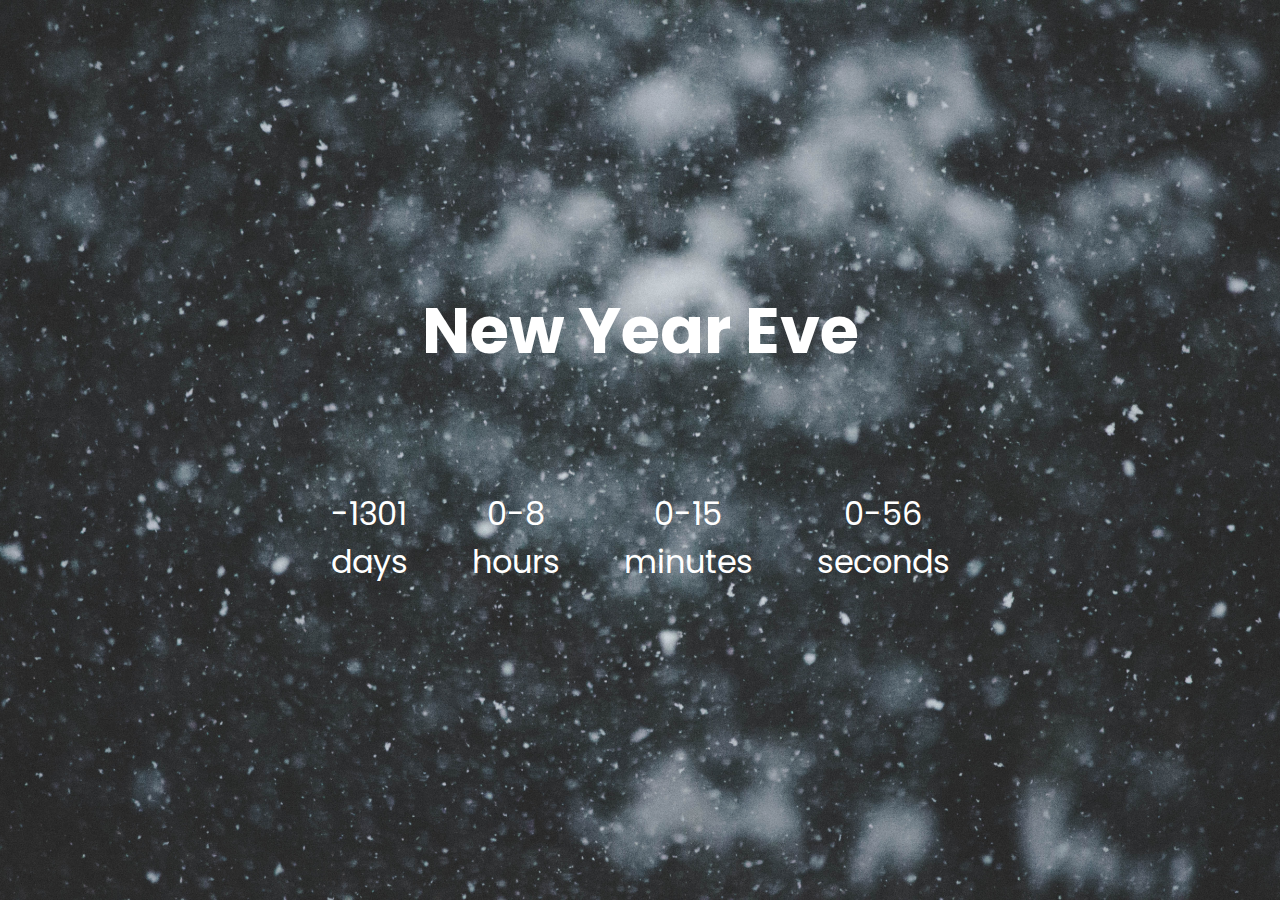
<file: CounterDownTimer/index.html>
<!DOCTYPE html>
<html lang="en">
  <head>
    <meta charset="UTF-8" />
    <meta http-equiv="X-UA-Compatible" content="IE=edge" />
    <meta name="viewport" content="width=device-width, initial-scale=1.0" />
    <title>Countdown Timer</title>
    <link rel="stylesheet" href="style.css" />
  </head>
  <body>
    <h1>New Year Eve</h1>
    <div class="container-counterdown">
      <div class="counterdown-box">
        <p id="days">0</p>
        <span>days</span>
      </div>
      <div class="counterdown-box">
        <p id="hours">0</p>
        <span>hours</span>
      </div>
      <div class="counterdown-box">
        <p id="minutes">0</p>
        <span>minutes</span>
      </div>
      <div class="counterdown-box">
        <p id="seconds">0</p>
        <span>seconds</span>
      </div>
    </div>
    <script src="script.js"></script>
  </body>
</html>
</file>
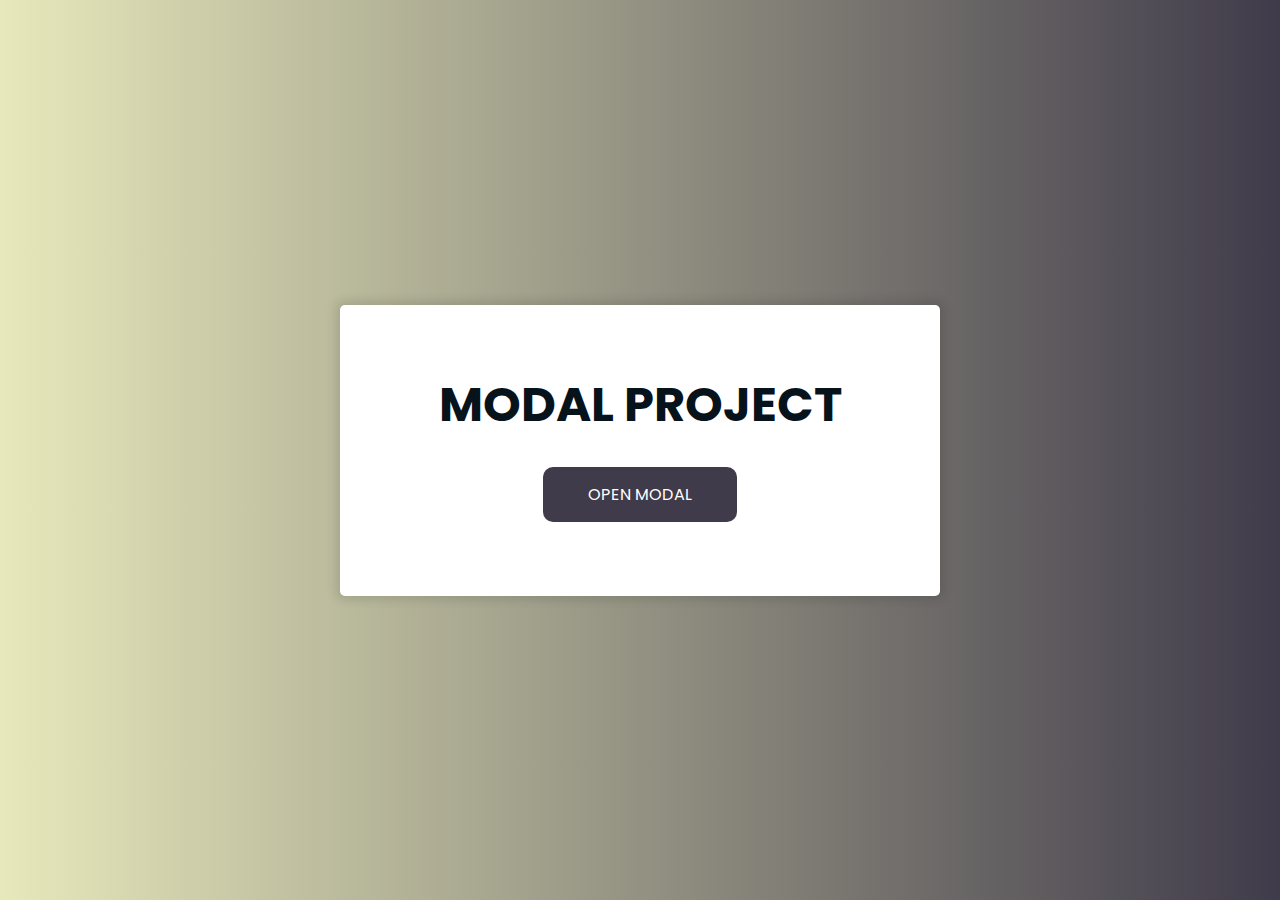
<file: Modal/index.html>
<!DOCTYPE html>
<html lang="en">
  <head>
    <meta charset="UTF-8" />
    <meta http-equiv="X-UA-Compatible" content="IE=edge" />
    <meta name="viewport" content="width=device-width, initial-scale=1.0" />
    <title>Modal</title>
    <link rel="stylesheet" href="style.css" />
  </head>
  <body>
    <!-- Modal -->
    <div class="modal">
      <h1 class="modal-title">Modal</h1>
      <button class="modal-btn" onclick="closeModal()">
        <div class="modal-btn__line"></div>
        <div class="modal-btn__line"></div>
      </button>
    </div>
    <!-- Trigger / Content box -->
    <div class="box">
      <h1 class="box-title">Modal project</h1>
      <button class="box-btn" onclick="openModal()">Open modal</button>
    </div>

    <script src="script.js"></script>
  </body>
</html>
</file>
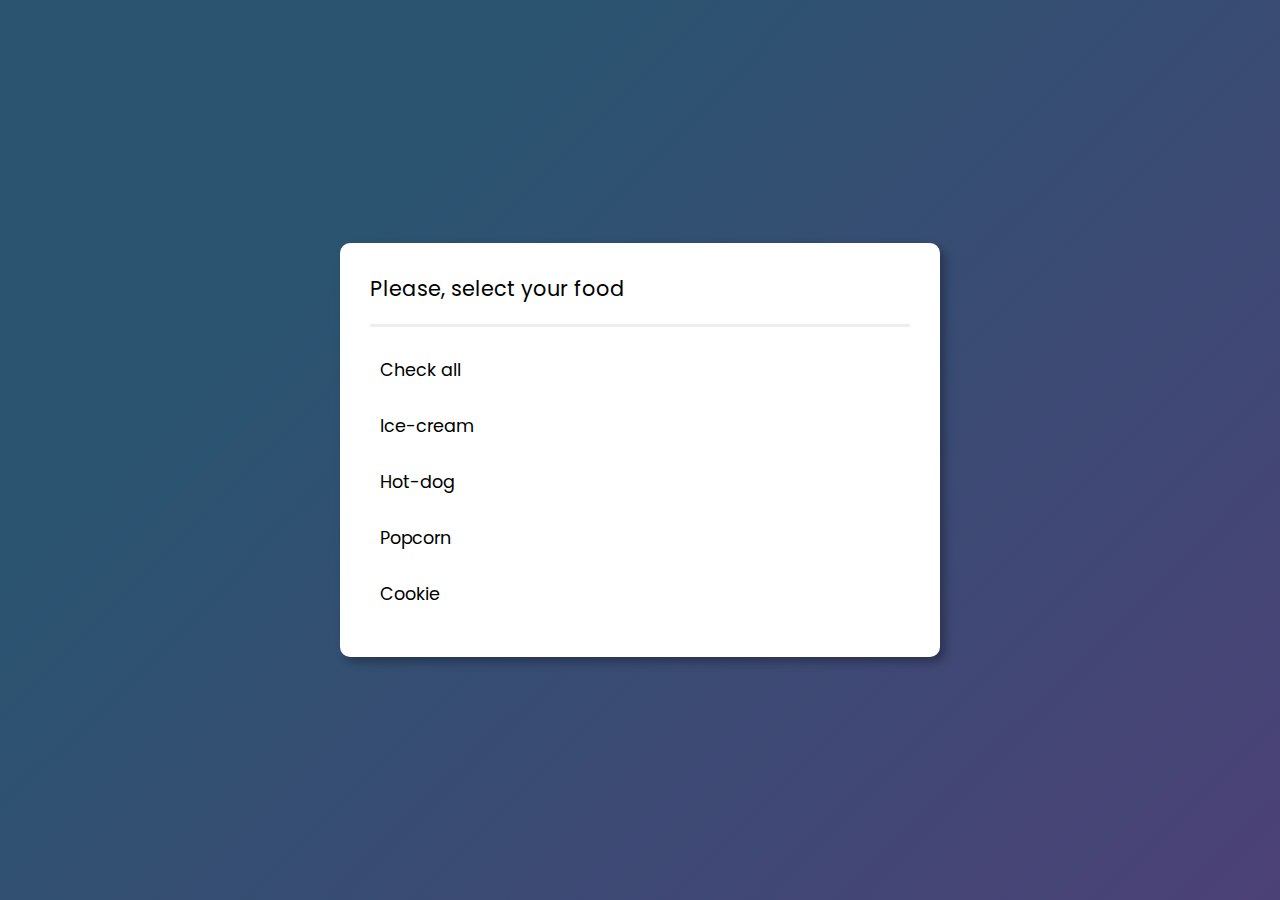
<file: MultiSelect/index.html>
<!DOCTYPE html>
<html lang="en">
  <head>
    <meta charset="UTF-8" />
    <meta http-equiv="X-UA-Compatible" content="IE=edge" />
    <meta name="viewport" content="width=device-width, initial-scale=1.0" />
    <title>MultiSelect</title>
    <link rel="stylesheet" href="style.css" />
  </head>
  <body>
    <div class="container-select">
      <p class="selection">Please, select your food</p>
      <ul>
        <li>
          <input type="checkbox" id="check-all" class="food" />
          <label for="check-all">Check all</label>
        </li>
        <li>
          <input type="checkbox" id="ice-cream" class="food" />
          <label for="ice-cream">Ice-cream</label>
        </li>
        <li>
          <input type="checkbox" id="hot-dog" class="food" />
          <label for="hot-dog">Hot-dog</label>
        </li>
        <li>
          <input type="checkbox" id="popcorn" class="food" />
          <label for="popcorn">Popcorn</label>
        </li>
        <li>
          <input type="checkbox" id="cookie" class="food" />
          <label for="cookie">Cookie</label>
        </li>
      </ul>
    </div>
    <script src="script.js"></script>
  </body>
</html>
</file>
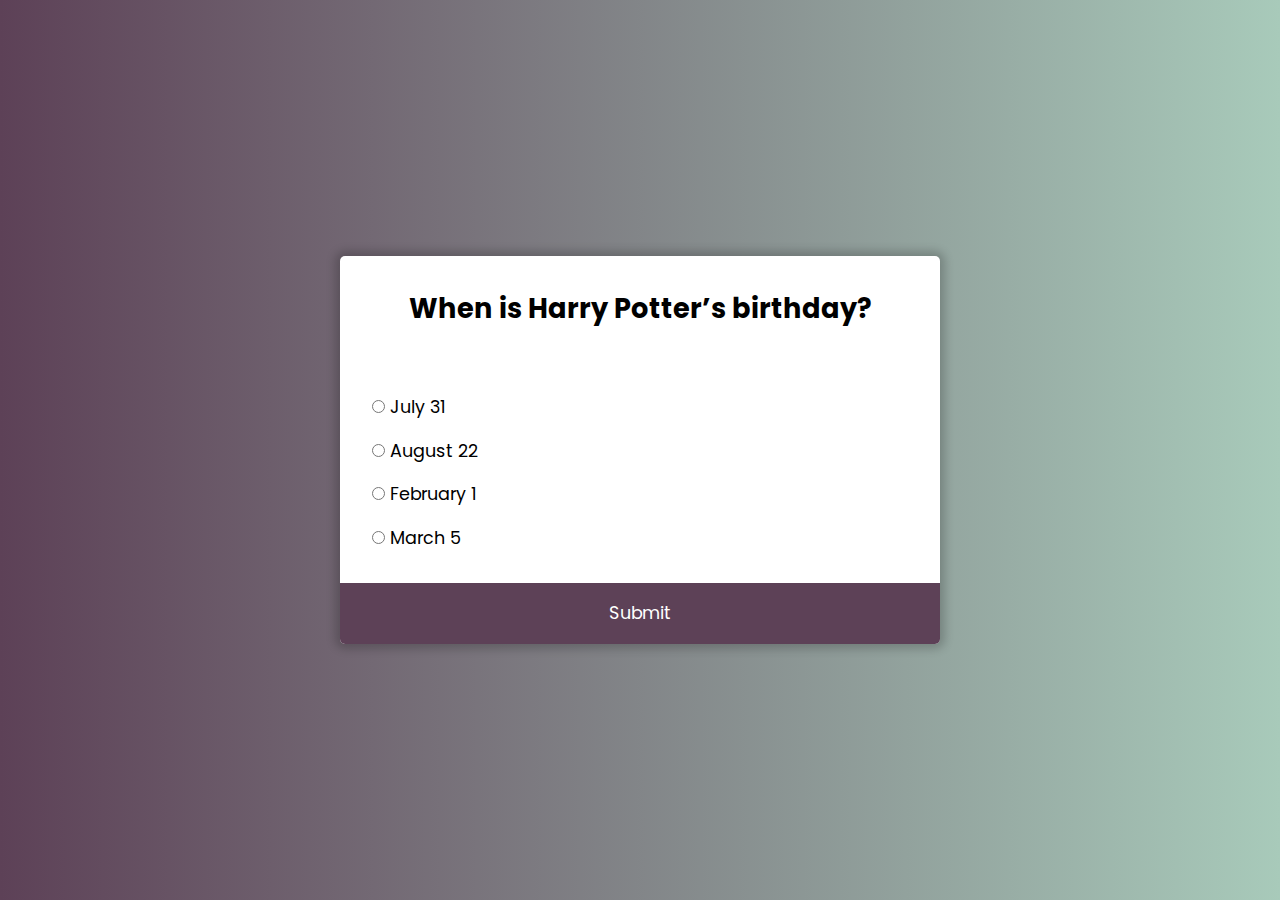
<file: QuizApp/index.html>
<!DOCTYPE html>
<html lang="en">
  <head>
    <meta charset="UTF-8" />
    <meta http-equiv="X-UA-Compatible" content="IE=edge" />
    <meta name="viewport" content="width=device-width, initial-scale=1.0" />
    <title>Quiz App</title>
    <link rel="stylesheet" href="style.css" />
  </head>
  <body>
    <div class="quiz-container">
      <div class="quiz-header">
        <h3 class="quiz-title">Questions</h3>
      </div>
      <div class="quiz-finish"></div>
      <ul class="quiz-list">
        <li>
          <input type="radio" id="a" name="answer" />
          <label for="a" id="question_a">Question</label>
        </li>
        <li>
          <input type="radio" id="b" name="answer" />
          <label for="b" id="question_b">Question</label>
        </li>
        <li>
          <input type="radio" id="c" name="answer" />
          <label for="c" id="question_c">Question</label>
        </li>
        <li>
          <input type="radio" id="d" name="answer" />
          <label for="d" id="question_d">Question</label>
        </li>
      </ul>
      <button class="quiz-btn">Submit</button>
    </div>
    <script src="script.js"></script>
  </body>
</html>
</file>
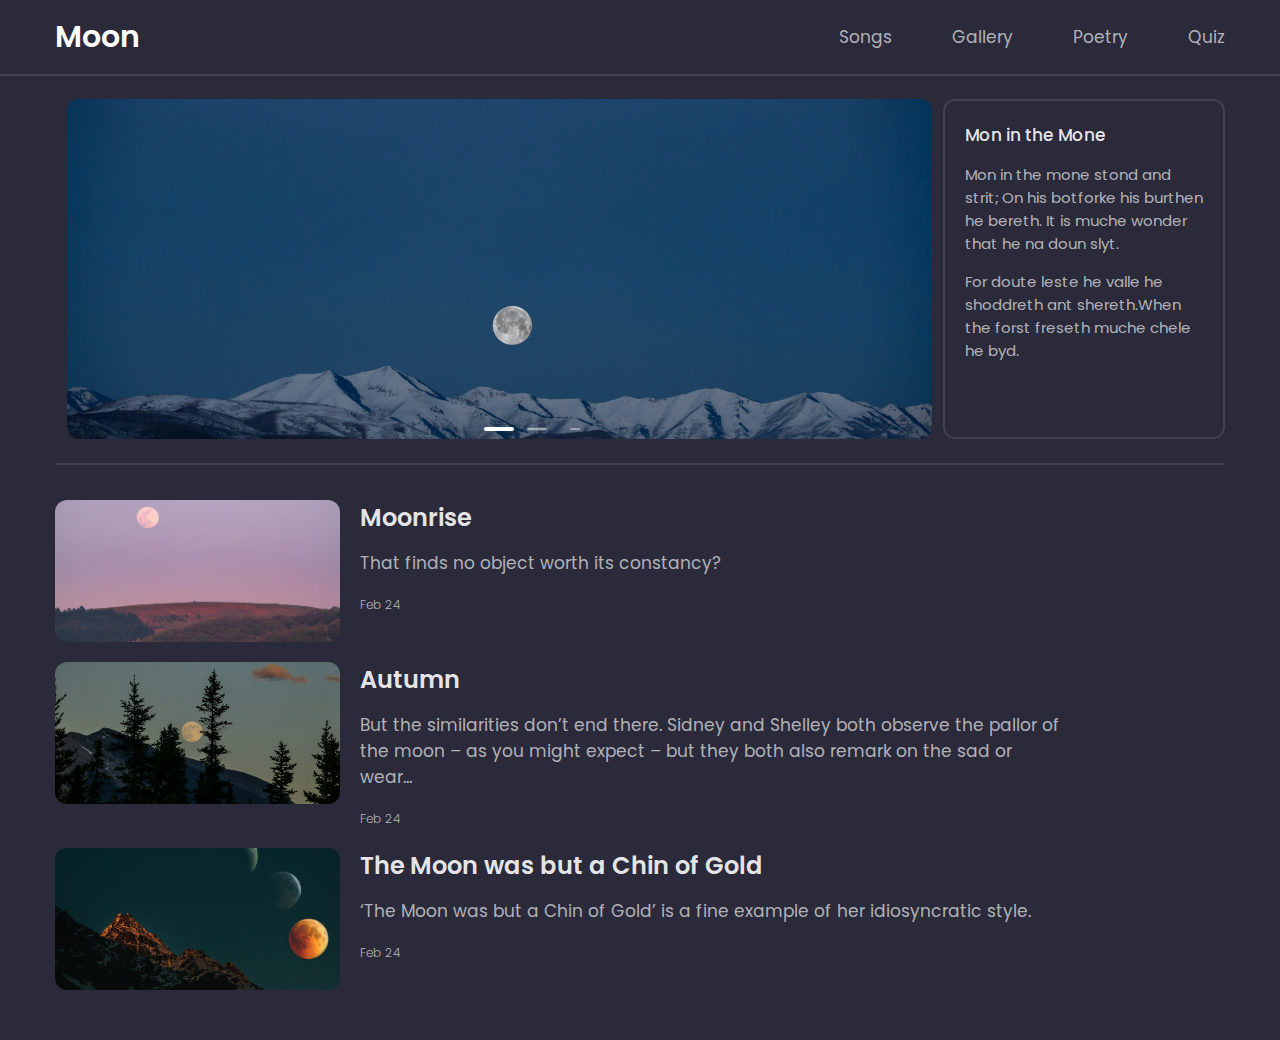
<file: ResponsiveBar/index.html>
<!DOCTYPE html>
<html lang="en">
  <head>
    <meta charset="UTF-8" />
    <meta http-equiv="X-UA-Compatible" content="IE=edge" />
    <meta name="viewport" content="width=device-width, initial-scale=1.0" />
    <link rel="stylesheet" href="src/style/style.css" />
    <!-- Swiper css -->
    <link
      rel="stylesheet"
      href="https://cdn.jsdelivr.net/npm/swiper/swiper-bundle.min.css"
    />
    <title>Responsive Bar</title>
  </head>
  <body>
    <header class="header">
      <div class="container header__container">
        <a href="#" class="logo">Moon</a>
        <nav class="menu">
          <ul class="menu__list">
            <li class="menu__item">
              <a class="menu__link" href="#">Songs</a>
            </li>
            <li class="menu__item">
              <a class="menu__link" href="#">Gallery</a>
            </li>
            <li class="menu__item">
              <a class="menu__link" href="#">Poetry</a>
            </li>
            <li class="menu__item">
              <a class="menu__link" href="#">Quiz</a>
            </li>
          </ul>
        </nav>
        <div class="menu-burger">
          <span class="menu-burger__line"></span>
          <span class="menu-burger__line"></span>
        </div>
      </div>
    </header>
    <section class="main">
      <div class="container main__container">
        <div class="main-hero">
          <div class="swiper mySwiper">
            <div class="swiper-wrapper">
              <div class="swiper-slide">
                <img src="src/img/moon.jpg" alt="moon" />
              </div>
              <div class="swiper-slide">
                <img src="src/img/autumn.jpg" alt="autumn" />
              </div>
              <div class="swiper-slide">
                <img src="src/img/moon-gold.jpg" alt="/moon-gold" />
              </div>
              <div class="swiper-slide">
                <img src="src/img/moon-grey.jpg" alt="moon-grey" />
              </div>
            </div>
            <div class="swiper-pagination"></div>
          </div>
          <div class="main-hero__info">
            <h3 class="main-hero__title">Mon in the Mone</h3>
            <div class="main-hero__descr">
              <p>
                Mon in the mone stond and strit; On his botforke his burthen he
                bereth. It is muche wonder that he na doun slyt.
              </p>
              <p>
                For doute leste he valle he shoddreth ant shereth.When the forst
                freseth muche chele he byd.
              </p>
            </div>
          </div>
        </div>
        <div class="main-posts">
          <div class="main-posts__item">
            <a class="main-posts__picture">
              <img src="src/img/moonrise.jpg" alt="Moonrise" />
            </a>
            <div class="main-posts__content">
              <a class="main-posts__title">Moonrise</a>
              <p class="main-posts__descr">
                That finds no object worth its constancy?
              </p>
              <p class="main-posts__data">Feb 24</p>
            </div>
          </div>
          <div class="main-posts__item">
            <a class="main-posts__picture">
              <img src="src/img/autumn.jpg" alt="Autumn" />
            </a>
            <div class="main-posts__content">
              <a class="main-posts__title">Autumn</a>
              <p class="main-posts__descr">
                But the similarities don’t end there. Sidney and Shelley both
                observe the pallor of the moon – as you might expect – but they
                both also remark on the sad or wear...
              </p>
              <p class="main-posts__data">Feb 24</p>
            </div>
          </div>
          <div class="main-posts__item">
            <a class="main-posts__picture">
              <img src="src/img/moon-gold.jpg" alt="Moon gold" />
            </a>
            <div class="main-posts__content">
              <a class="main-posts__title">The Moon was but a Chin of Gold</a>
              <p class="main-posts__descr">
                ‘The Moon was but a Chin of Gold’ is a fine example of her
                idiosyncratic style.
              </p>
              <p class="main-posts__data">Feb 24</p>
            </div>
          </div>
        </div>
      </div>
    </section>
    <!-- Swiper js -->
    <script src="https://cdn.jsdelivr.net/npm/swiper@8/swiper-bundle.min.js"></script>
    <script src="src/script/index.js"></script>
  </body>
</html>
</file>
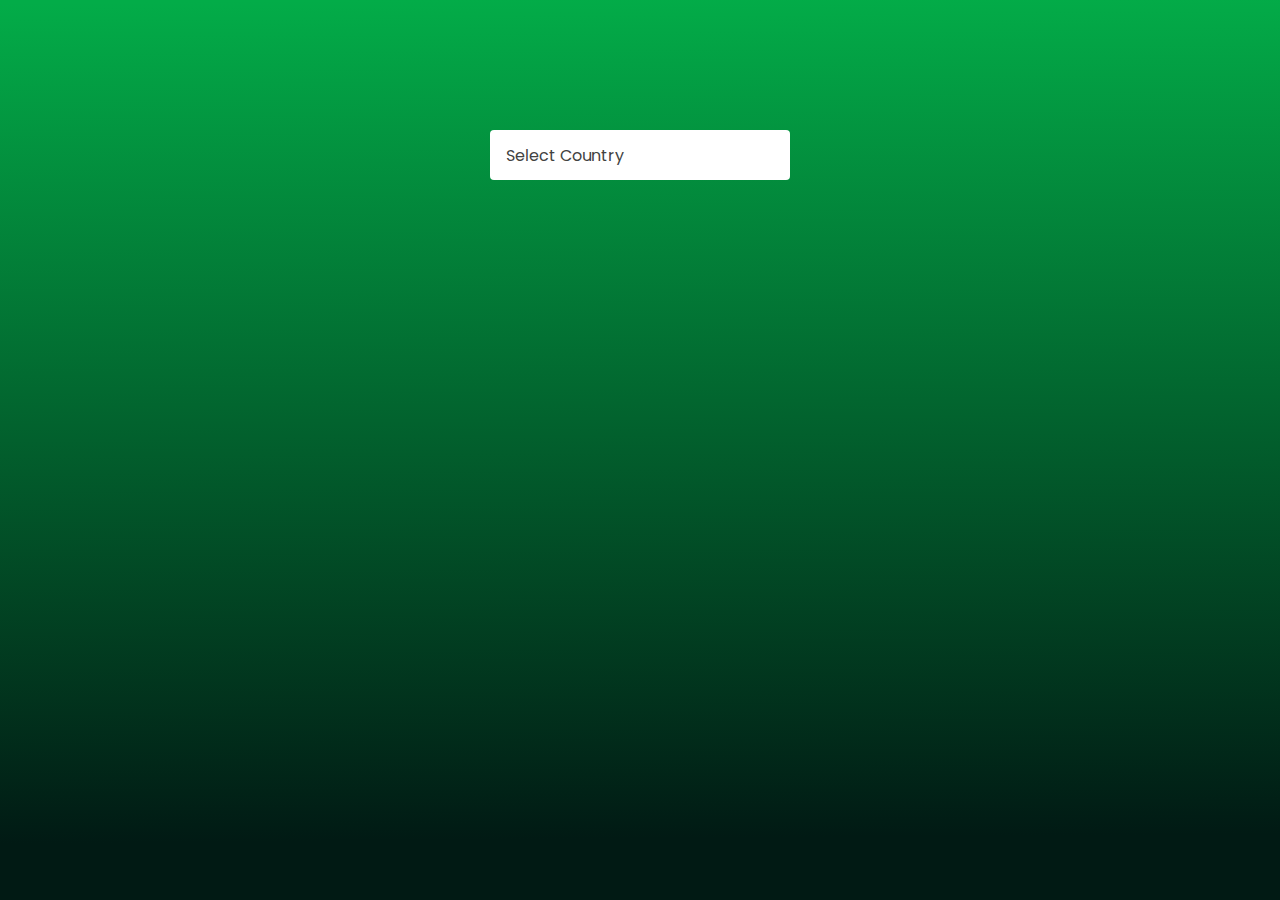
<file: SelectMenu/index.html>
<!DOCTYPE html>
<html lang="en">
  <head>
    <meta charset="UTF-8" />
    <meta http-equiv="X-UA-Compatible" content="IE=edge" />
    <meta name="viewport" content="width=device-width, initial-scale=1.0" />
    <link rel="stylesheet" href="style.css" />
    <link
      rel="stylesheet"
      href="https://unicons.iconscout.com/release/v4.0.0/css/line.css"
    />
    <title>Custom Select Menu</title>
  </head>
  <body>
    <div class="wrapper">
      <div class="select-btn">
        <span>Select Country</span>
        <i class="uil uil-angle-down"></i>
      </div>
      <div class="content">
        <div class="search">
          <input class="content-search" type="text" placeholder="Search" />
          <i class="uil uil-search"></i>
        </div>
        <ul class="options"></ul>
      </div>
    </div>
    <script src="index.js"></script>
  </body>
</html>
</file>
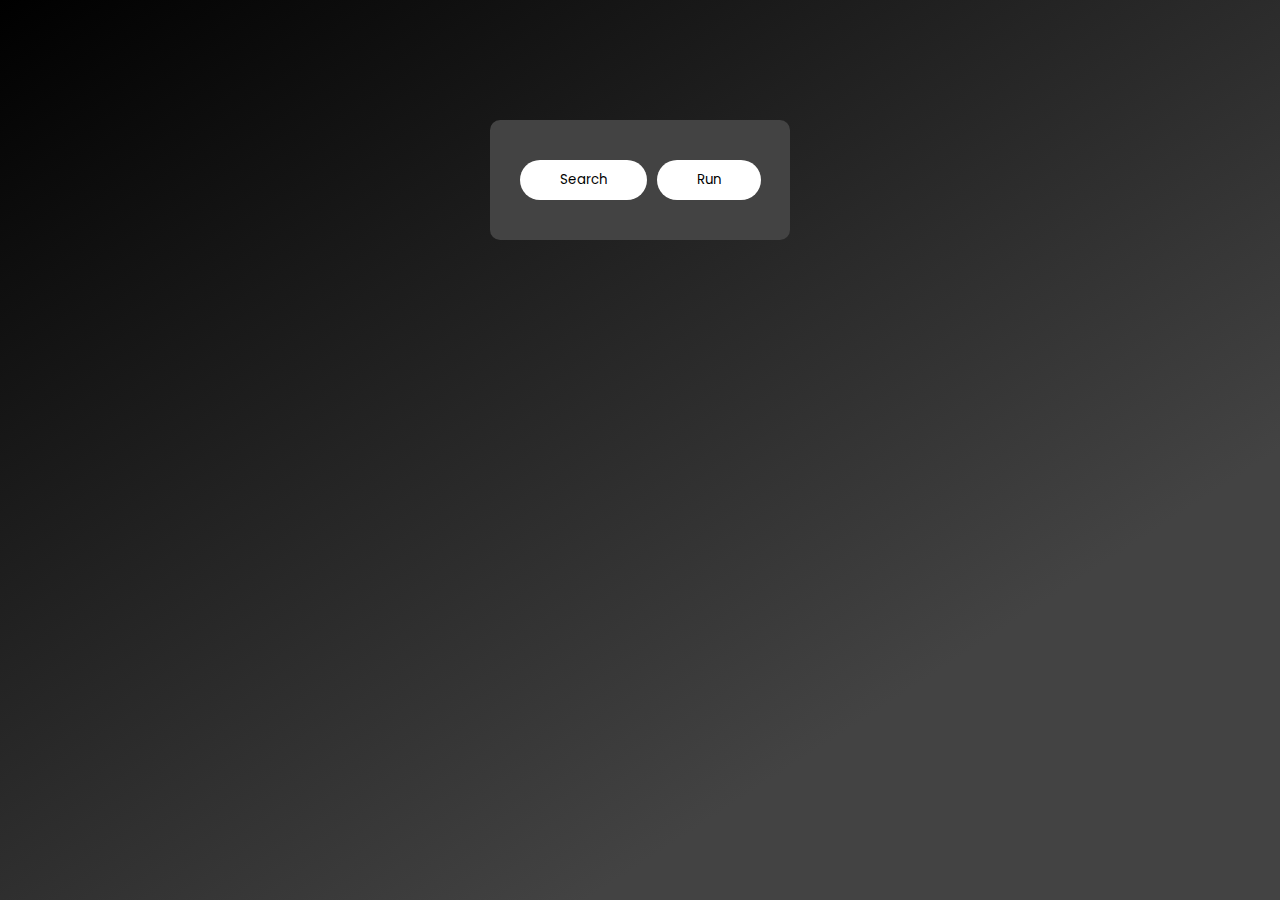
<file: SideMenu/index.html>
<!DOCTYPE html>
<html lang="en">
  <head>
    <meta charset="UTF-8" />
    <meta http-equiv="X-UA-Compatible" content="IE=edge" />
    <meta name="viewport" content="width=device-width, initial-scale=1.0" />
    <title>Side Menu</title>
    <link rel="stylesheet" href="style.css" />
  </head>
  <body>
    <!--buttons -->
    <div class="container-btn">
      <button
        class="btn btn-search"
        onclick="show('Whoa! You found me!', 'Hide back')"
      >
        Search
      </button>
      <button class="btn btn-run" onclick="show('Please don\'t run!', 'Close')">
        Run
      </button>
    </div>
    <!-- background layer -->
    <div class="black-layer"></div>
    <!-- side menu -->
    <div class="container-side-menu">
      <div class="content">
        <h3 class="content__title">Whoa! You found me!</h3>
        <button class="btn btn-close">Hide back</button>
      </div>
    </div>
    <script src="script.js"></script>
  </body>
</html>
</file>
<file: CounterDownTimer/style.css>
@import url("https://fonts.googleapis.com/css2?family=Poppins:wght@300;500;700&display=swap");

* {
  box-sizing: border-box;
  margin: 0;
  padding: 0;
}

body {
  background: rgb(210, 232, 255) url("bg.jpg") center center no-repeat fixed;
  background-size: cover;
  color: #ffffff;
  display: flex;
  flex-direction: column;
  align-items: center;
  justify-content: center;
  min-height: 100vh;
  font-family: "Poppins", sans-serif;
  font-size: 2rem;
}

h1 {
  margin-bottom: 5rem;
  padding: 0rem 2rem;
}

.container-counterdown {
  display: flex;
  justify-content: center;
  align-items: center;
  flex-wrap: wrap;
}

.counterdown-box {
  padding: 2rem 2rem;
  text-align: center;
}

@media (max-width: 500px) {
  h1 {
    font-size: 3rem;
    margin-bottom: 1rem;
  }
}

@media (max-width: 321px) {
  h1 {
    font-size: 2rem;
  }
}
</file>
<file: Modal/style.css>
@import url("https://fonts.googleapis.com/css2?family=Poppins:wght@300;500;700&display=swap");

* {
  box-sizing: border-box;
  margin: 0;
  padding: 0;
}

body {
  background: #403b4a;
  background: -webkit-linear-gradient(to right, #e7e9bb, #403b4a);
  background: linear-gradient(to right, #e7e9bb, #403b4a);
  display: flex;
  justify-content: center;
  align-items: center;
  font-family: "Poppins", sans-serif;
  font-size: 2rem;
  min-height: 100vh;
}

/* Styles content box */
.box {
  background-color: rgb(255, 255, 255);
  box-shadow: 0px 0px 10px 5px rgba(0, 0, 0, 0.1);
  color: rgb(7, 19, 27);
  border-radius: 5px;
  width: 600px;
  max-width: 100%;
  padding: 4rem;
  text-align: center;
}

.box-title {
  text-transform: uppercase;
  font-size: 3rem;
  margin-bottom: 1rem;
}

.box-btn {
  background-color: #403b4a;
  border-radius: 10px;
  border: none;
  color: #fff;
  cursor: pointer;
  font-family: "Poppins", sans-serif;
  font-size: 1rem;
  margin: 10px;
  padding: 15px 45px;
  text-align: center;
  text-transform: uppercase;
  transition: all 0.5s;
}

.box-btn:hover {
  background-color: rgb(135, 125, 153);
}

/* Styles modal  */
.modal {
  background-color: rgb(255, 255, 255);
  border-radius: 5px;
  color: rgb(7, 20, 28);
  padding: 4rem;
  position: absolute;
  top: 50%;
  left: 50%;
  transform: translate(-50%, -50%) scale(0.1);
  transition: transform 0.3s ease-in-out, opacity 0.3s ease-in-out;
  opacity: 0;
  width: 600px;
  text-align: center;
}

.open {
  transform: translate(-50%, -50%) scale(1);
  opacity: 1;
}

.modal-title {
  text-transform: uppercase;
}

.modal-btn {
  border: none;
  background-color: #403b4a;
  position: relative;
  border-radius: 50%;
  width: 40px;
  height: 40px;
  cursor: pointer;
  position: absolute;
  top: -28px;
  right: 5px;
  transition: all 0.3s;
}

.modal-btn__line {
  border-radius: 2px;
  background-color: rgb(255, 255, 255);
  position: absolute;
  top: 50%;
  left: 50%;
  transform: translate(-50%, -50%) rotate(45deg);
  width: 25px;
  height: 4px;
}

.modal-btn__line:nth-child(2) {
  transform: translate(-50%, -50%) rotate(-45deg);
}

.modal-btn:hover {
  transform: rotate(90deg);
  background-color: rgb(135, 125, 153);
}
</file>
<file: MultiSelect/style.css>
@import url("https://fonts.googleapis.com/css2?family=Poppins:wght@300;500;700&display=swap");

* {
  box-sizing: border-box;
  margin: 0;
  padding: 0;
}

body {
  background-color: #4c4177;
  background-image: linear-gradient(315deg, #4c4177 0%, #2a5470 74%);
  display: flex;
  justify-content: center;
  align-items: center;
  font-family: "Poppins", sans-serif;
  font-size: 2rem;
  min-height: 100vh;
}

li {
  list-style-type: none;
  font-size: 1.1rem;
  margin-bottom: 10px;
}

li:fist-child {
  margin-bottom: 0;
}

.container-select {
  background-color: #fff;
  border-radius: 10px;
  width: 600px;
  padding: 30px;
  box-shadow: 5px 5px 10px rgba(0, 0, 0, 0.3);
}

.selection {
  font-size: 1.3rem;
  margin-bottom: 20px;
  padding-bottom: 20px;
  border-bottom: 3px solid #eee;
}

.food {
  position: absolute;
  z-index: -1;
  opacity: 0;
}

.food + label {
  display: block;
  border-radius: 10px;
  padding: 10px;
  cursor: pointer;
  transition: all 0.3s;
}

.food:checked + label {
  background-color: rgba(76, 65, 119, 0.5);
}
</file>
<file: QuizApp/style.css>
@import url("https://fonts.googleapis.com/css2?family=Poppins:wght@300;500;700&display=swap");

* {
  box-sizing: border-box;
  margin: 0;
  padding: 0;
}

body {
  background: #5d4157;
  background: linear-gradient(to left, #a8caba, #5d4157);
  background: linear-gradient(to left, #a8caba, #5d4157);
  display: flex;
  justify-content: center;
  align-items: center;
  font-family: "Poppins", sans-serif;
  font-size: 2rem;
  min-height: 100vh;
}

.quiz-container {
  background-color: #fff;
  border-radius: 5px;
  box-shadow: 0px 0px 10px 5px rgba(0, 0, 0, 0.2);
  width: 600px;
  max-width: 100%;
  overflow: hidden;
}

.quiz-header {
  padding: 2rem;
  text-align: center;
}

.quiz-header h3 {
  font-size: 1.7rem;
}

.quiz-list {
  font-size: 1.1rem;
  list-style-type: none;
  margin-left: 2rem;
  margin-bottom: 2rem;
}

.quiz-list li {
  margin-bottom: 1.1rem;
}

.quiz-list li label {
  cursor: pointer;
}

.quiz-btn {
  background-color: #5d4157;
  border: none;
  color: #fff;
  cursor: pointer;
  padding: 1.1rem;
  display: block;
  width: 100%;
  font-family: "Poppins", sans-serif;
  font-size: 1.1rem;
  transition: background-color 0.5s;
}

.quiz-btn:hover {
  background-color: #a8caba;
}

.quiz-finish {
  font-size: 1.5rem;
  text-align: center;
  margin-bottom: 2rem;
}
</file>
<file: ResponsiveBar/src/style/style.css>
@import url("https://fonts.googleapis.com/css2?family=Poppins:wght@400;500;600;700&display=swap");

* {
  box-sizing: border-box;
  margin: 0;
  padding: 0;
}

body {
  background-color: #2a2a3a;
  font-family: "Poppins", sans-serif;
  font-size: 17px;
  font-weight: 400;
}

.container {
  max-width: 1200px;
  padding: 0 15px;
  margin: 0 auto;
}

.header {
  position: sticky;
  top: 0;
  z-index: 100;
  border-bottom: 2px solid #414150;
  background-color: #2a2a3a;
  padding: 14px 0;
}

.header__container {
  display: flex;
  justify-content: space-between;
  align-items: center;
}

.logo {
  color: #ffffff;
  font-size: 30px;
  font-weight: 600;
  text-decoration: none;
}

.menu__list {
  display: flex;
}

.menu__item {
  list-style-type: none;
  margin-left: 60px;
}

.menu__item:first-child {
  margin-left: 0;
}

.menu__link {
  color: rgba(255, 255, 255, 0.65);
  text-decoration: none;
  transition: color 0.3s;
}

.menu__link:hover {
  color: rgba(255, 255, 255);
}

.menu-burger {
  display: none;
  cursor: pointer;
}

.main__container {
  padding-top: 23px;
  padding-bottom: 30px;
}

.main-hero {
  display: flex;
  flex-wrap: wrap;
  border-bottom: 2px solid #414150;
  padding-bottom: 24px;
}

.swiper {
  border-radius: 12px;
  width: 100%;
  height: 340px;
  max-width: 865px;
  margin-right: 23px;
}

.swiper-slide img {
  display: block;
  width: 100%;
  height: 100%;
  object-fit: cover;
}

.swiper-pagination-bullet {
  width: 30px !important;
  height: 4px !important;
  border-radius: 2px !important;
  background-color: rgba(255, 255, 255) !important;
  opacity: 0.5 !important;
}

.swiper-pagination-bullet-active {
  opacity: 1 !important;
}

.main-hero__info {
  border: 2px solid #414150;
  border-radius: 12px;
  padding: 21px 20px;
  max-width: 282px;
}

.main-hero__title {
  color: rgba(255, 255, 255, 0.9);
  font-size: 17px;
  font-weight: 500;
  margin-bottom: 15px;
}

.main-hero__descr {
  color: rgba(255, 255, 255, 0.65);
  font-weight: 400;
}

.main-hero__descr p {
  font-size: 15px;
  margin-bottom: 15px;
}

.main-posts {
  padding-top: 35px;
}

.main-posts__item {
  display: flex;
  margin-bottom: 20px;
}

.main-posts__picture {
  cursor: pointer;
  width: 100%;
  height: 142px;
  max-width: 285px;
  margin-right: 20px;
}

.main-posts__picture img {
  border-radius: 12px;
  width: 100%;
  height: 100%;
  object-fit: cover;
}

.main-posts__content {
  max-width: 700px;
}

.main-posts__title {
  color: rgba(255, 255, 255, 0.9);
  cursor: pointer;
  font-weight: 600;
  font-size: 24px;
  transition: color 0.3s;
}

.main-posts__title:hover {
  color: rgba(255, 255, 255, 0.65);
}

.main-posts__descr {
  color: rgba(255, 255, 255, 0.65);
  font-size: 17px;
  font-weight: 400;
  margin-top: 15px;
  margin-bottom: 20px;
}

.main-posts__data {
  color: rgba(255, 255, 255, 0.65);
  font-size: 12px;
  font-weight: 300;
}

@media only screen and (max-width: 1200px) {
  .main-hero {
    justify-content: center;
  }
  .main-hero__img {
    margin-right: 0;
  }
  .main-hero__info {
    max-width: 100%;
    margin-top: 20px;
  }
}

@media only screen and (max-width: 1025px) {
  .main-posts__item {
    flex-direction: column;
    align-items: center;
    margin-bottom: 30px;
  }
  .main-posts__picture {
    max-width: 400px;
    height: 200px;
    margin: 0;
  }
  .main-posts__content {
    display: flex;
    flex-direction: column;
    text-align: center;
  }
  .main-posts__title {
    margin-top: 10px;
  }
  .main-posts__descr {
    font-size: 15px;
    margin-top: 10px;
    margin-bottom: 15px;
  }
}

@media only screen and (max-width: 768px) {
  .logo {
    font-size: 35px;
  }
  .menu-burger {
    display: block;
  }
  .menu-burger:hover .menu-burger__line {
    background-color: rgba(255, 255, 255, 0.8);
  }
  .menu-burger__line {
    display: block;
    background-color: #fff;
    height: 3px;
    width: 30px;
    margin-bottom: 6px;
    transition: background-color 0.3s, transform 0.3s;
  }
  .menu-burger.active .menu-burger__line:nth-child(1) {
    transform: translateY(1px) rotate(45deg);
    margin: 0;
  }
  .menu-burger.active .menu-burger__line:nth-child(2) {
    transform: translateY(-1px) rotate(-45deg);
  }
  .menu {
    background-color: #2a2a3a;
    width: 100%;
    height: 100%;
    position: fixed;
    top: 83px;
    left: -100%;
    z-index: 100;
    transform: translateX(-50%);
    transition: left 0.4s;
    overflow: auto;
  }
  .show {
    left: 50%;
  }
  .menu__list {
    flex-direction: column;
    margin-top: 50px;
  }
  .menu__item {
    font-size: 30px;
    margin-bottom: 20px;
    margin-left: 0;
    text-align: center;
  }
  body.noscroll {
    overflow: hidden;
  }
}
</file>
<file: SelectMenu/style.css>
@import url("https://fonts.googleapis.com/css2?family=Poppins:wght@300;400;500;700&display=swap");

* {
  padding: 0;
  margin: 0;
  box-sizing: border-box;
}

body {
  background: no-repeat linear-gradient(179.55deg, #03ac48 0.35%, #011a14 92.7%);
  font-family: "Poppins", sans-serif;
  height: 100vh;
}

.wrapper {
  display: flex;
  flex-direction: column;
  align-items: center;
  padding: 130px 0px;
}

.select-btn {
  border: none;
  border-radius: 4px;
  background-color: #fff;
  color: #424242;
  font-weight: 400;
  cursor: pointer;
  height: 50px;
  width: 300px;
  display: flex;
  align-items: center;
  justify-content: space-between;
  padding: 0 16px;
}

.select-btn:active {
  border: 1px solid #05c128;
  box-shadow: 0px 0px 0px 3.2px rgba(32, 162, 232, 0.25);
}

.uil-angle-down {
  font-size: 25px;
  color: #424242;
  transition: transform 0.5s;
}

.uil-angle-down.rotate {
  transform: rotate(180deg);
}

.content {
  opacity: 0;
  background-color: #fff;
  padding: 10px;
  border-radius: 4px;
  width: 300px;
  margin-top: 15px;
  transition: opacity 0.5s;
}

.active {
  opacity: 1;
}

.search {
  display: flex;
  align-items: center;
  position: relative;
}

.content-search {
  border: 2px solid #e0e0e0;
  border-radius: 4px;
  width: 100%;
  height: 36px;
  padding: 8px 35px;
  outline: none;
}

.content-search::placeholder {
  font-family: "Poppins", sans-serif;
  color: #bdbdbd;
}

.content-search:focus {
  outline: 1px solid #05c128;
  box-shadow: 0px 0px 0px 3.2px rgba(32, 162, 232, 0.25);
}

.uil-search {
  position: absolute;
  left: 10px;
  font-size: 18px;
  color: #bdbdbd;
}

.options {
  margin-top: 10px;
  height: 200px;
  overflow-y: auto;
}

/* for Chrome/Edge/Safari */
.options::-webkit-scrollbar {
  width: 8px;
}

.options::-webkit-scrollbar-thumb {
  background-color: #e0e0e0;
  border-radius: 5px;
}

/* for Firefox */
.options {
  scrollbar-width: 8px;
  scrollbar-color: #e0e0e0;
}

.options-item {
  list-style-type: none;
  color: #424242;
  border-radius: 4px;
  cursor: pointer;
  height: 40px;
  padding: 8px 6px;
  transition: background-color, color 0.3s;
}

.options-item:hover {
  background-color: #05c128;
  color: #fff;
}
</file>
<file: SideMenu/style.css>
@import url("https://fonts.googleapis.com/css2?family=Poppins:wght@300;500;700&display=swap");

* {
  box-sizing: border-box;
  margin: 0;
  padding: 0;
}

body {
  background-color: #000000;
  background-image: linear-gradient(147deg, #000000 0%, #434343 74%);
  display: flex;
  justify-content: center;
  font-family: "Poppins", sans-serif;
  font-size: 2rem;
  min-height: 100vh;
}

.container-btn {
  border-radius: 10px;
  display: flex;
  justify-content: center;
  align-items: center;
  width: 300px;
  height: 120px;
  background-color: #434343;
  margin-top: 120px;
}

.btn {
  background-color: #ffffff;
  border-radius: 30px;
  border: none;
  min-height: 40px;
  padding: 0px 40px;
  font-family: "Poppins", sans-serif;
  cursor: pointer;
  transition: background-color 0.5s;
  margin-left: 10px;
}

.btn-search {
  margin-left: 0px;
}

.btn:hover {
  background-color: rgba(255, 255, 255, 0.5);
}

.black-layer {
  position: absolute;
  top: 0;
  right: 0;
  height: 100%;
  width: 100%;
  background-color: #000;
  opacity: 0;
  z-index: -1;
  transition: all 0.3s;
}

.container-side-menu {
  display: flex;
  align-items: center;
  justify-content: center;
  background-color: #434343;
  height: 100%;
  width: 30%;
  position: absolute;
  top: 0;
  left: -500px;
  z-index: 10;
  transition: left 0.5s;
}

.content {
  text-align: center;
}

.content__title {
  color: rgb(230, 230, 230);
  font-size: 2rem;
  margin-bottom: 20px;
}
</file>
